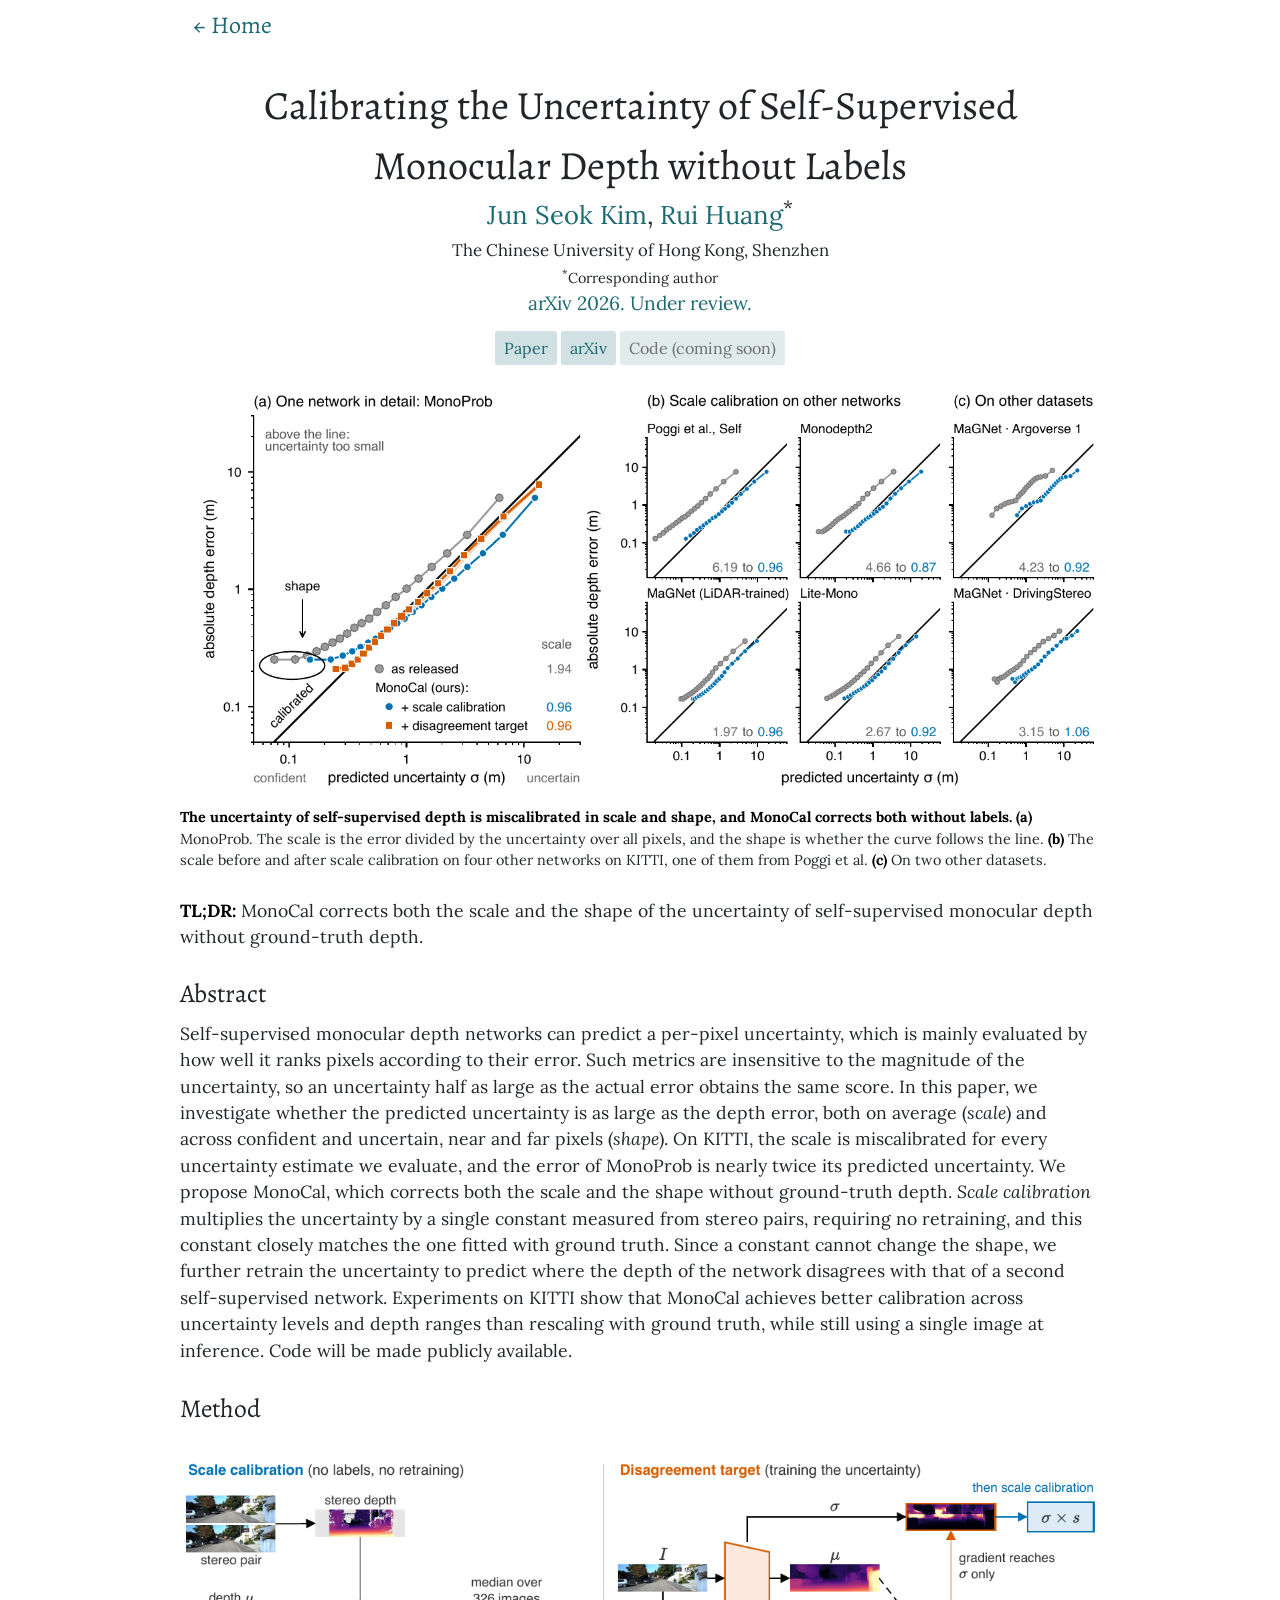
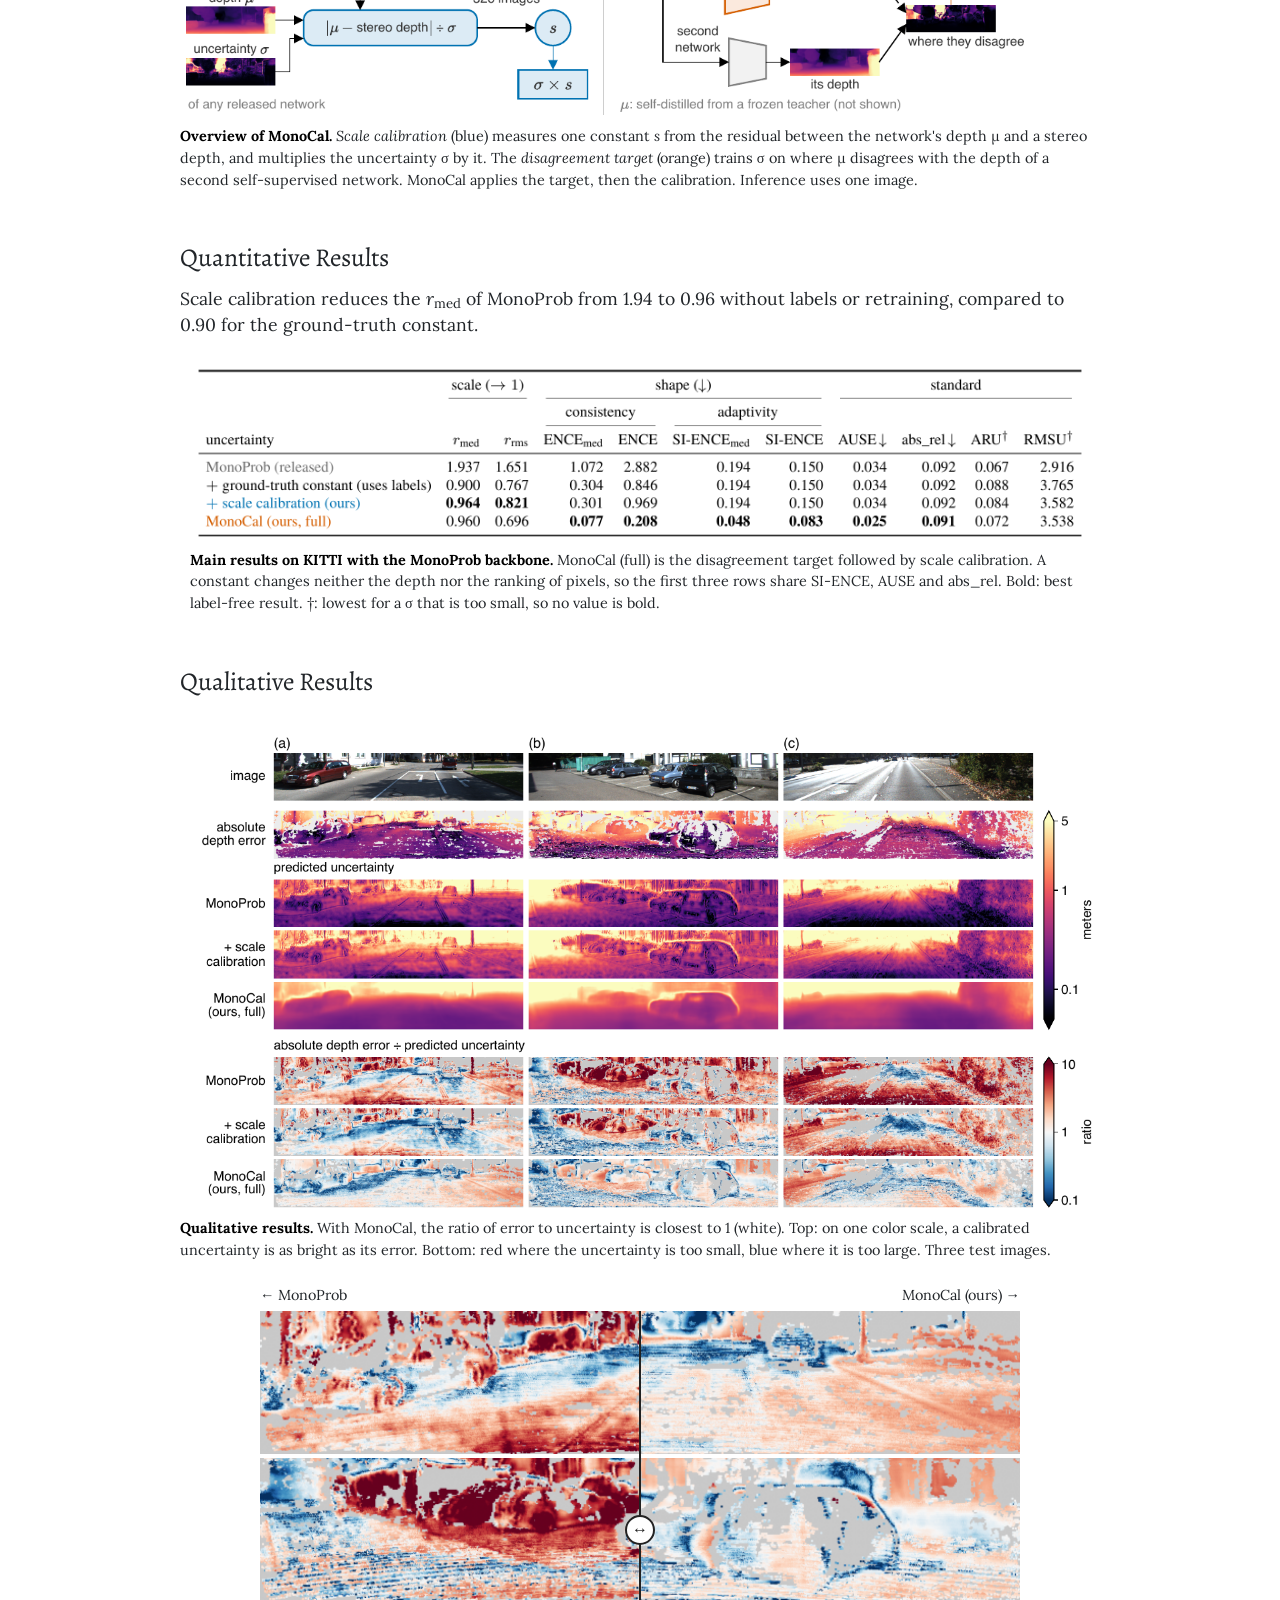
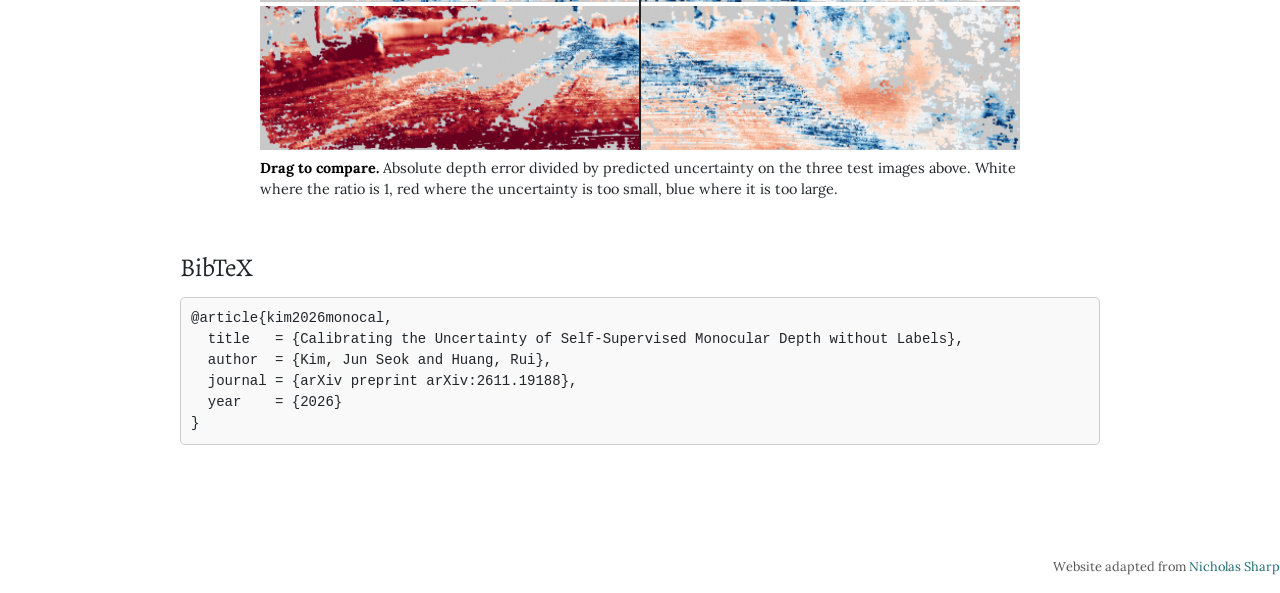
<file: projects/monocal/index.html>
<!doctype html>
<html lang="en">

  <head>
    <meta charset="utf-8">
    <meta name="viewport" content="width=device-width, initial-scale=1, shrink-to-fit=no">
    <meta name="author" content="Jun Seok Kim">
    <meta name="description" content="MonoCal corrects the scale and the shape of the uncertainty of self-supervised monocular depth without ground-truth depth.">
    <meta property="og:type" content="website">
    <meta property="og:title" content="Calibrating the Uncertainty of Self-Supervised Monocular Depth without Labels">
    <meta property="og:description" content="MonoCal corrects the scale and the shape of the uncertainty of self-supervised monocular depth without ground-truth depth.">
    <meta property="og:url" content="https://forestinblue.github.io/projects/monocal/">
    <meta property="og:image" content="https://forestinblue.github.io/projects/monocal/fig1_teaser.png">
    <meta name="twitter:card" content="summary_large_image">

    <title>Calibrating the Uncertainty of Self-Supervised Monocular Depth without Labels</title>
    <style>
      strong {
          font-weight: bold;
          color: black;
      }
      .wide { max-width: 1100px; margin: 1.5rem auto; }
      .wide img { width: 100%; }
      .wide figcaption { width: 100%; max-width: none; text-align: left; font-size: 0.9em; margin-top: 0.5rem; }
      .section-title { font-family: 'Alegreya', serif; font-size: 1.6em; margin-top: 1.5rem; margin-bottom: 0.5rem; }
      .paper-links { text-align: center; margin-top: 0.8rem; }
      .author-note { text-align: center; font-size: 0.9em; margin-top: 4px; margin-bottom: 0; }
      .tldr { margin-top: 1.2rem; margin-bottom: 0; }
      .table-fig { max-width: 900px; }
      .ba-wrap { max-width: 760px; margin: 1.5rem auto; }
      .ba-labels { display: flex; justify-content: space-between; font-size: 0.9em; margin-bottom: 4px; }
      .ba { position: relative; --pos: 50%; line-height: 0; }
      .ba img { display: block; width: 100%; height: auto; }
      .ba img + img { margin-top: 4px; }
      .ba-top { position: absolute; top: 0; left: 0; right: 0; bottom: 0; -webkit-clip-path: inset(0 calc(100% - var(--pos)) 0 0); clip-path: inset(0 calc(100% - var(--pos)) 0 0); }
      .ba-handle { position: absolute; top: 0; bottom: 0; left: var(--pos); width: 2px; margin-left: -1px; background: #222; pointer-events: none; }
      .ba-handle::after { content: "\2194"; position: absolute; top: 50%; left: 50%; transform: translate(-50%, -50%); width: 30px; height: 30px; border-radius: 50%; background: #fff; border: 2px solid #222; color: #222; font: 16px/26px sans-serif; text-align: center; }
      .ba-range { position: absolute; top: 0; left: 0; width: 100%; height: 100%; margin: 0; opacity: 0; cursor: ew-resize; }
      .ba:focus-within { outline: 2px solid #1a6b72; outline-offset: 2px; }
      .ba-caption { font-size: 0.9em; margin-top: 0.5rem; line-height: 1.5; }
      @media (max-width: 576px) {
        .wide { overflow-x: auto; -webkit-overflow-scrolling: touch; }
        .wide img { width: 1000px; max-width: none; }
      }
    </style>


    <link rel="preconnect" href="https://fonts.googleapis.com">
    <link rel="preconnect" href="https://fonts.gstatic.com" crossorigin>
    <link href="https://fonts.googleapis.com/css2?family=Alegreya:wght@500&family=Alegreya+SC&family=Lora:wght@400&display=swap" rel="stylesheet">


    <link rel="stylesheet" href="https://stackpath.bootstrapcdn.com/bootstrap/4.1.1/css/bootstrap.min.css" integrity="sha384-WskhaSGFgHYWDcbwN70/dfYBj47jz9qbsMId/iRN3ewGhXQFZCSftd1LZCfmhktB" crossorigin="anonymous">

    <link rel="stylesheet" href="https://cdnjs.cloudflare.com/ajax/libs/font-awesome/5.15.4/css/all.min.css">

    <link rel="stylesheet" href="../../css/style.css">

  </head>

  <body>

    <div class="container">
        <div class="row">
          <div class="col-xl-1"></div>
          <div class="col col-xl-10">
            <div class="row mb-3">
  <div class="col d-none d-md-block">
    <div class="d-flex justify-content-start flex-wrap">
    <a href="../../index.html" class="btn link-button" role="button">&larr; Home</a>
    </div>
  </div>
  <div class="col d-md-none">
    <div class="d-flex justify-content-start flex-wrap">
    <a href="../../index.html" class="btn link-button-small" role="button">&larr; Home</a>
    </div>
  </div>
</div>


<div class="row">
  <div class="col">
    <p class="full-title">Calibrating the Uncertainty of Self-Supervised Monocular Depth without Labels</p>
    <p class="authors-list"><a href="https://forestinblue.github.io">Jun Seok Kim</a>, <a href="https://myweb.cuhk.edu.cn/ruihuang">Rui Huang</a><sup>*</sup></p>
    <p class="schools-list">The Chinese University of Hong Kong, Shenzhen</p>
    <p class="author-note"><sup>*</sup>Corresponding author</p>
    <p class="publication-status">arXiv 2026. Under review.</p>
    <div class="paper-links">
      <a href="https://arxiv.org/pdf/2611.19188" class="btn btn-sm big-badge-button" role="button">Paper</a>
      <a href="https://arxiv.org/abs/2611.19188" class="btn btn-sm big-badge-button" role="button">arXiv</a>
      <span class="btn btn-sm big-badge-button disabled" role="button" aria-disabled="true">Code (coming soon)</span>
    </div>
  </div>
</div>

<figure class="wide">
  <img src="fig1_teaser.png" alt="Reliability diagrams of predicted uncertainty against absolute depth error, before and after MonoCal">
  <figcaption class="selected-figure-caption"><strong>The uncertainty of self-supervised depth is miscalibrated in scale and shape, and MonoCal corrects both without labels.</strong> <strong>(a)</strong> MonoProb. The scale is the error divided by the uncertainty over all pixels, and the shape is whether the curve follows the line. <strong>(b)</strong> The scale before and after scale calibration on four other networks on KITTI, one of them from Poggi et al. <strong>(c)</strong> On two other datasets.</figcaption>
</figure>

<div class="row">
  <div class="col">
    <p class="summary-text tldr"><strong>TL;DR:</strong> MonoCal corrects both the scale and the shape of the uncertainty of self-supervised monocular depth without ground-truth depth.</p>
    <p class="section-title">Abstract</p>
    <p class="summary-text">Self-supervised monocular depth networks can predict a per-pixel uncertainty, which is mainly evaluated by how well it ranks pixels according to their error. Such metrics are insensitive to the magnitude of the uncertainty, so an uncertainty half as large as the actual error obtains the same score. In this paper, we investigate whether the predicted uncertainty is as large as the depth error, both on average (<i>scale</i>) and across confident and uncertain, near and far pixels (<i>shape</i>). On KITTI, the scale is miscalibrated for every uncertainty estimate we evaluate, and the error of MonoProb is nearly twice its predicted uncertainty. We propose MonoCal, which corrects both the scale and the shape without ground-truth depth. <i>Scale calibration</i> multiplies the uncertainty by a single constant measured from stereo pairs, requiring no retraining, and this constant closely matches the one fitted with ground truth. Since a constant cannot change the shape, we further retrain the uncertainty to predict where the depth of the network disagrees with that of a second self-supervised network. Experiments on KITTI show that MonoCal achieves better calibration across uncertainty levels and depth ranges than rescaling with ground truth, while still using a single image at inference. Code will be made publicly available.</p>
  </div>
</div>

<div class="row">
  <div class="col">
    <p class="section-title">Method</p>
  </div>
</div>

<figure class="wide">
  <img src="fig2_method.png" alt="Overview of MonoCal: scale calibration and the disagreement target">
  <figcaption class="selected-figure-caption"><strong>Overview of MonoCal.</strong> <i>Scale calibration</i> (blue) measures one constant <i>s</i> from the residual between the network's depth μ and a stereo depth, and multiplies the uncertainty σ by it. The <i>disagreement target</i> (orange) trains σ on where μ disagrees with the depth of a second self-supervised network. MonoCal applies the target, then the calibration. Inference uses one image.</figcaption>
</figure>

<div class="row">
  <div class="col">
    <p class="section-title">Quantitative Results</p>
    <p class="summary-text">Scale calibration reduces the <i>r</i><sub>med</sub> of MonoProb from 1.94 to 0.96 without labels or retraining, compared to 0.90 for the ground-truth constant.</p>
  </div>
</div>

<figure class="wide table-fig">
  <img src="table2_main_results.png" alt="Main results on KITTI with the MonoProb backbone: scale, shape and standard metrics for MonoProb, the ground-truth constant, scale calibration and MonoCal">
  <figcaption class="selected-figure-caption"><strong>Main results on KITTI with the MonoProb backbone.</strong> MonoCal (full) is the disagreement target followed by scale calibration. A constant changes neither the depth nor the ranking of pixels, so the first three rows share SI-ENCE, AUSE and abs_rel. Bold: best label-free result. †: lowest for a σ that is too small, so no value is bold.</figcaption>
</figure>

<div class="row">
  <div class="col">
    <p class="section-title">Qualitative Results</p>
  </div>
</div>

<figure class="wide">
  <img src="fig5_qualitative.png" alt="Error, predicted uncertainty and their ratio on three KITTI test images">
  <figcaption class="selected-figure-caption"><strong>Qualitative results.</strong> With MonoCal, the ratio of error to uncertainty is closest to 1 (white). Top: on one color scale, a calibrated uncertainty is as bright as its error. Bottom: red where the uncertainty is too small, blue where it is too large. Three test images.</figcaption>
</figure>

<div class="ba-wrap">
  <div class="ba-labels"><span>&larr; MonoProb</span><span>MonoCal (ours) &rarr;</span></div>
  <div class="ba" id="ba">
    <div>
      <img src="ratio_a_monocal.png" alt="Error divided by uncertainty with MonoCal, test image (a)">
      <img src="ratio_b_monocal.png" alt="Error divided by uncertainty with MonoCal, test image (b)">
      <img src="ratio_c_monocal.png" alt="Error divided by uncertainty with MonoCal, test image (c)">
    </div>
    <div class="ba-top">
      <img src="ratio_a_monoprob.png" alt="Error divided by uncertainty with MonoProb, test image (a)">
      <img src="ratio_b_monoprob.png" alt="Error divided by uncertainty with MonoProb, test image (b)">
      <img src="ratio_c_monoprob.png" alt="Error divided by uncertainty with MonoProb, test image (c)">
    </div>
    <div class="ba-handle"></div>
    <input class="ba-range" type="range" min="0" max="100" value="50" step="0.5" aria-label="Compare MonoProb with MonoCal">
  </div>
  <p class="ba-caption"><strong>Drag to compare.</strong> Absolute depth error divided by predicted uncertainty on the three test images above. White where the ratio is 1, red where the uncertainty is too small, blue where it is too large.</p>
</div>

<a name="bibtex"></a>
<div class="row">
  <div class="col">
    <p class="section-title">BibTeX</p>
    <pre class="bibtex-code">@article{kim2026monocal,
  title   = {Calibrating the Uncertainty of Self-Supervised Monocular Depth without Labels},
  author  = {Kim, Jun Seok and Huang, Rui},
  journal = {arXiv preprint arXiv:2611.19188},
  year    = {2026}
}</pre>
  </div>
</div>

            </div>
          <div class="col-xl-1"></div>
        </div>
    </div>

    <footer>
      <div class="row">
        <div class="col-12">
          <br>
          <br>
          <br>
          <br>
        </div>
      </div>
      <p class="footer-text">Website adapted from <a href="https://nmwsharp.com">Nicholas Sharp</a></p>
    </footer>

    <script>
      (function () {
        var ba = document.getElementById('ba');
        if (!ba) return;
        var range = ba.querySelector('.ba-range');
        range.addEventListener('input', function () {
          ba.style.setProperty('--pos', range.value + '%');
        });
      })();
    </script>

  </body>

</html>
</file>
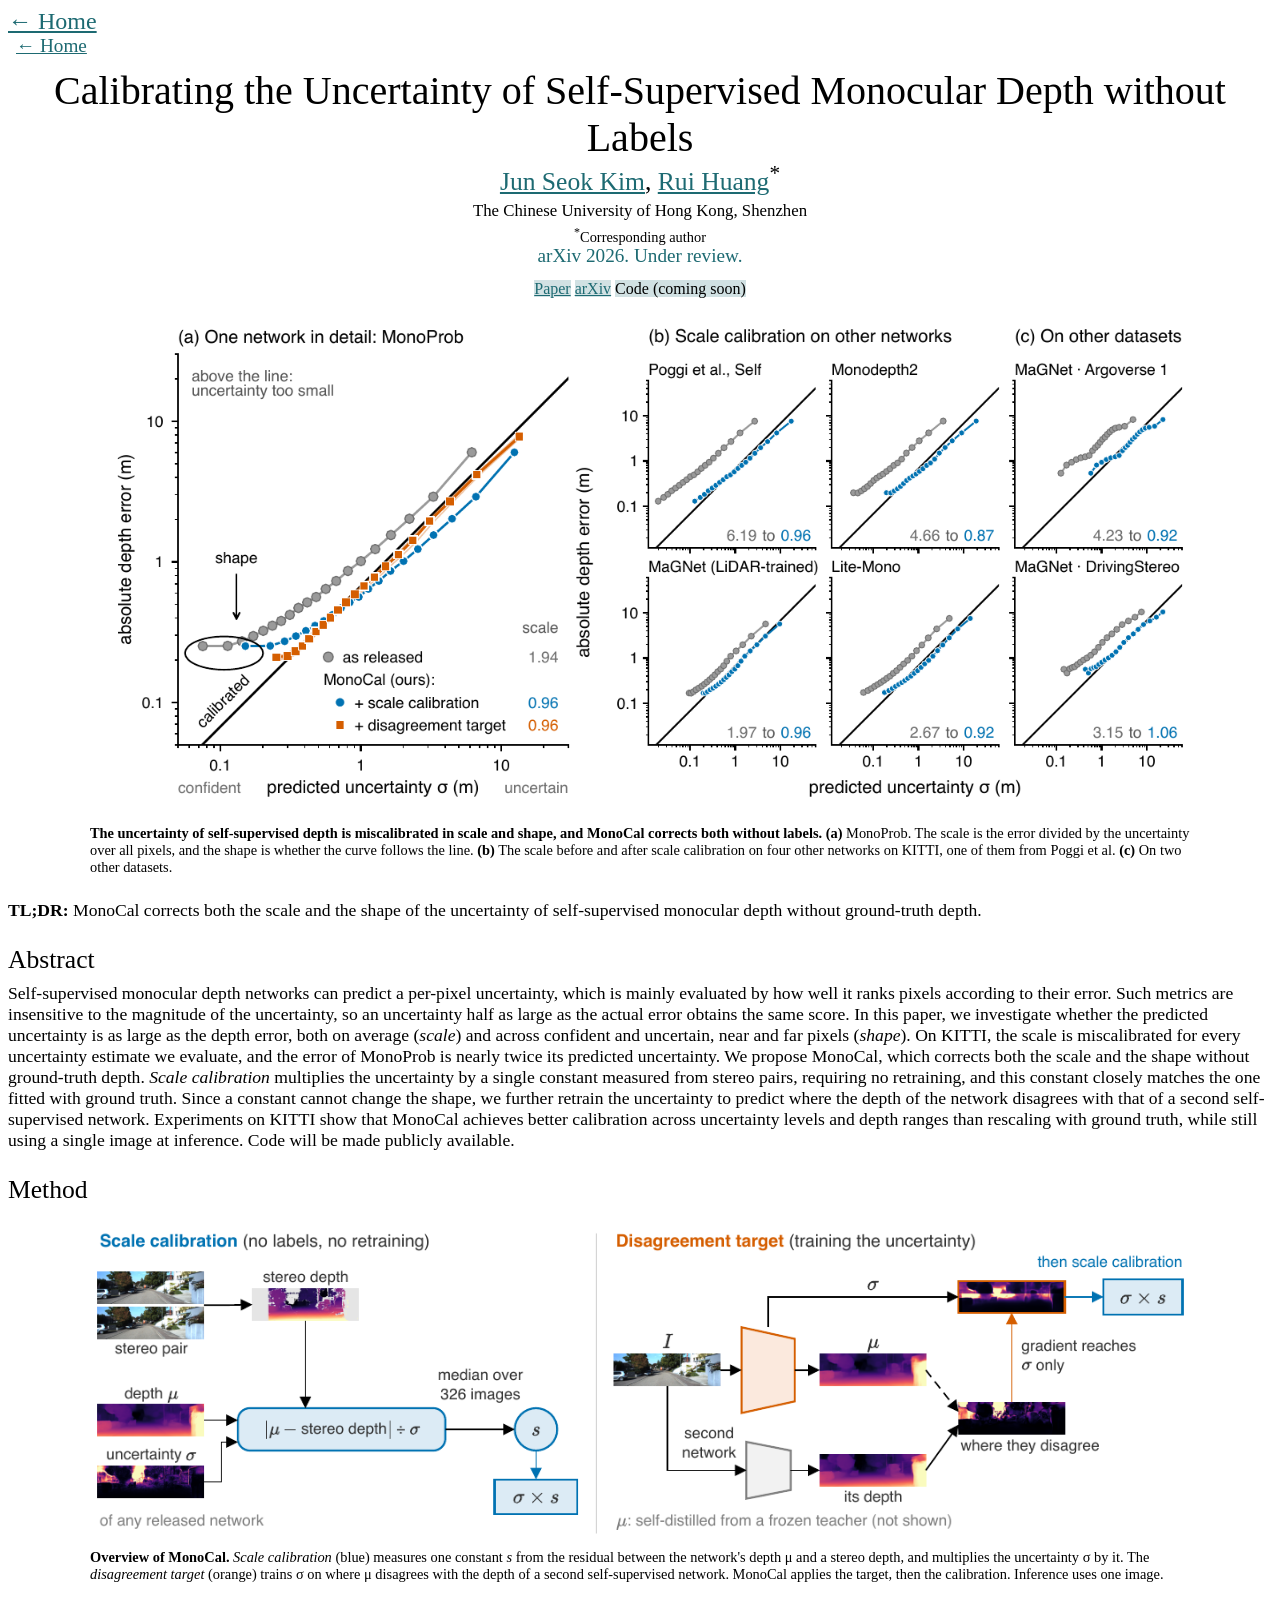
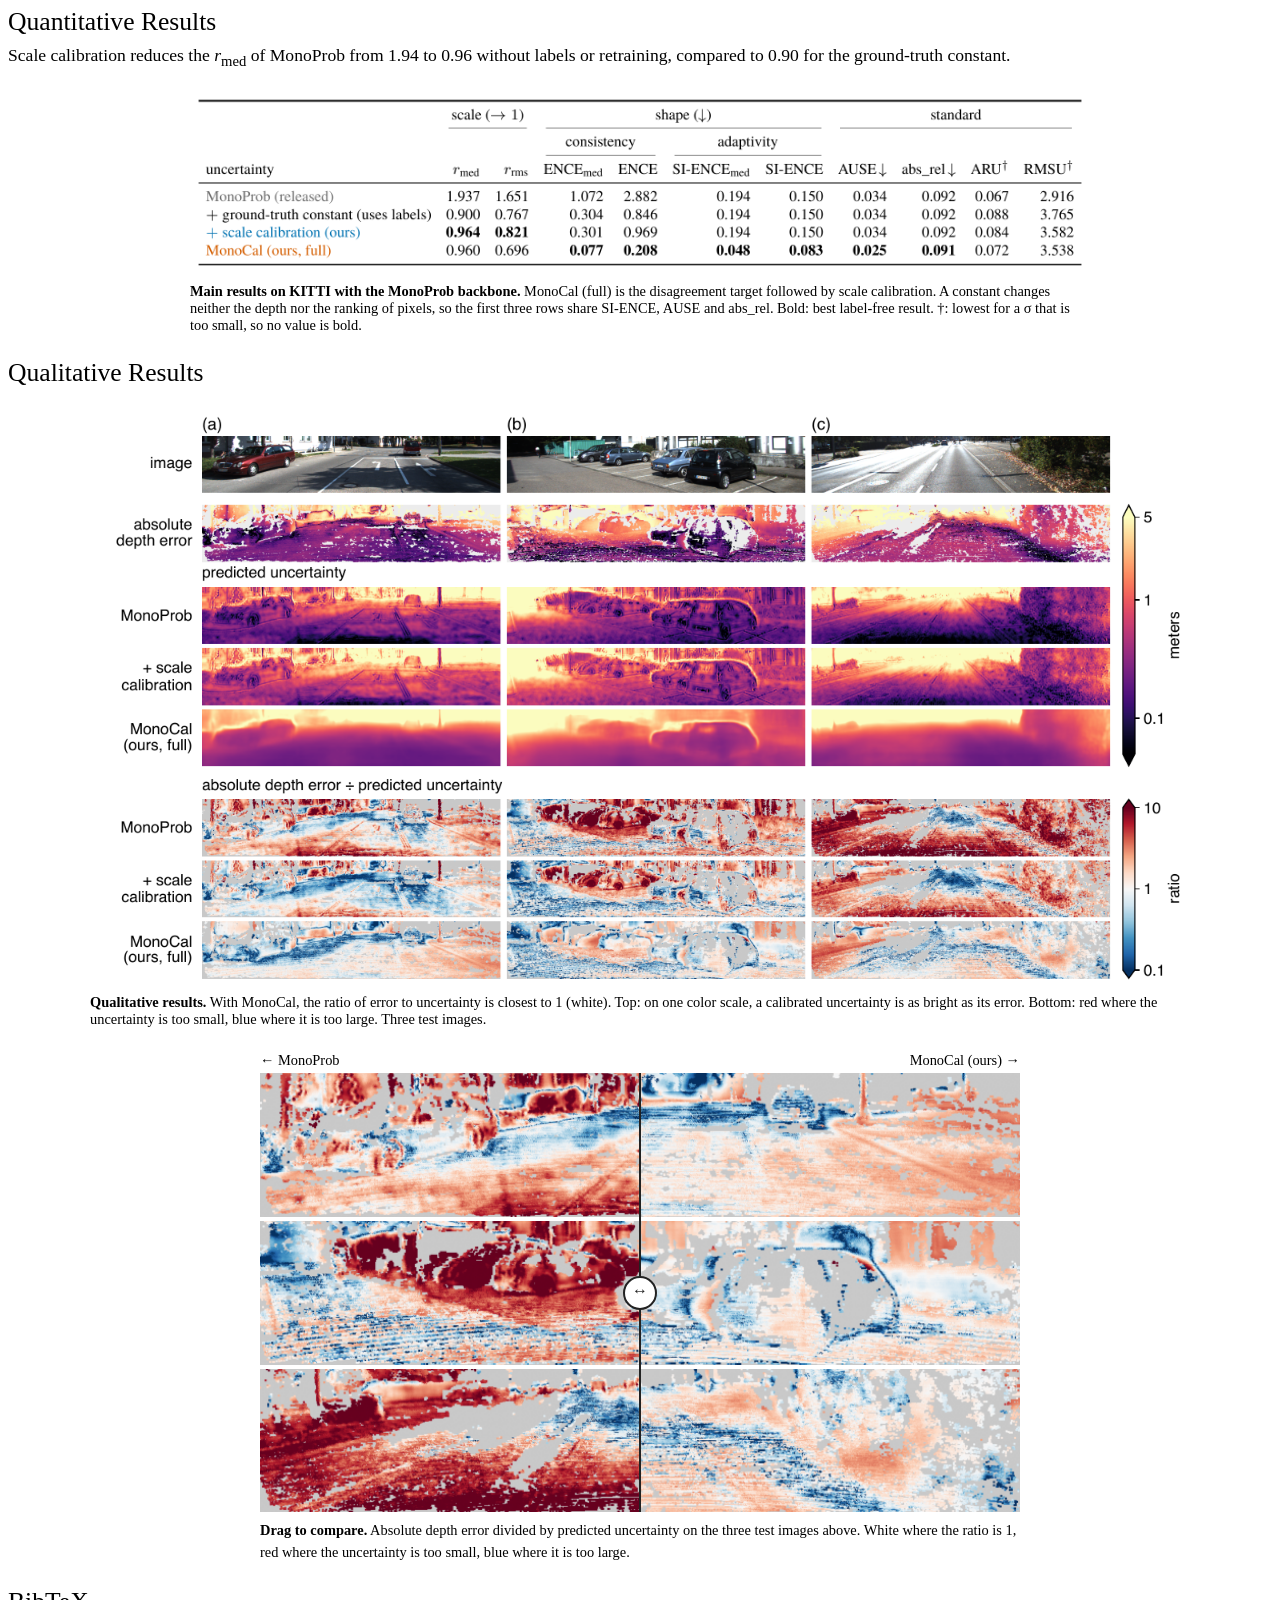
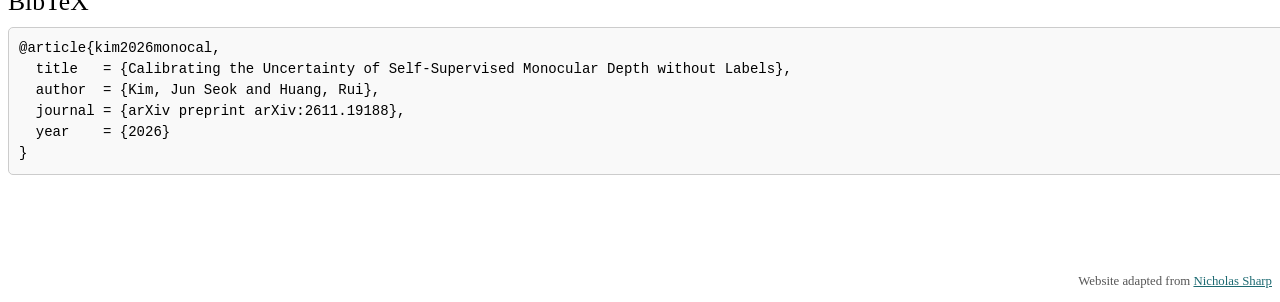
<file: projects/range-aware-uncertainty/index.html>
<!doctype html>
<html lang="en">
  <head>
    <meta charset="utf-8">
    <meta http-equiv="refresh" content="0; url=https://forestinblue.github.io/projects/monocal/">
    <link rel="canonical" href="https://forestinblue.github.io/projects/monocal/">
    <meta name="robots" content="noindex">
    <title>Redirecting</title>
    <script>window.location.replace("https://forestinblue.github.io/projects/monocal/");</script>
  </head>
  <body>
    <p>This page has moved to <a href="https://forestinblue.github.io/projects/monocal/">forestinblue.github.io/projects/monocal/</a>.</p>
  </body>
</html>
</file>
<file: css/style.css>
html {
  background-color: #ffffff;
  font-size: 100%;
}

body {
  /* font-family: 'Lato', sans-serif !important; */
  font-family: 'Lora', serif !important;
  /* font-family: 'Merriweather', serif !important; */
  
}


/* Link colors */
a:link {
    color: #1d6a72;
}
a:visited {
    color: #1d6a72;
}
a:hover {
    color: #1d6a72;
}
a:active {
    color: #1d6a72;
}

.footer-text {
  font-size: 0.8rem;
  font-weight: lighter;
  text-align: right;
  color: #555;
}


.about-headshot-mobile {
  max-width: 60%;
}

/* circular headshot: fill the circle without cropping the file */
.about-headshot,
.about-headshot-mobile {
  aspect-ratio: 1 / 1;
  object-fit: cover;
  object-position: 50% 65%;
}

.title-name {
  font-family: 'Alegreya SC', serif; 
  font-size: 2.0em;
  line-height: 90%;
  font-weight:500;
}


.link-button {
  font-family: 'Alegreya', serif;
  font-size: 1.5rem;
  color: #1d6a72; 
}

.link-button-small {
  font-family: 'Alegreya', serif;
  font-size: 1.2rem;
  padding-left: .5rem;
  padding-right: .5rem;
  color: #1d6a72;
}

.drop-shadow {
  box-shadow: 0 4px 8px 0 rgba(0, 0, 0, 0.2), 0 6px 20px 0 rgba(0, 0, 0, 0.19);
}

/* Style font awesome */
.fa {
  padding-left: 5px;
  padding-right: 5px;
  font-size: 30px;
  text-align: center;
  text-decoration: none;
}
.fa:hover {
  opacity: 0.7;
  text-decoration: none;
}


/* Expand/collapsible news entries */


.news-title {
  font-family: 'Alegreya', serif;
  font-size: 1.3rem;
  font-weight: 200;
}

.news-date {
  /* color: #1d6a72; */
  display: inline-block;
  font-weight: 500;
  inline-size: 4em;
  font-family: 'Alegreya', serif;
}

.news-entry {
  font-size: 0.9rem;
}

.news-expand-button {
  cursor: pointer;
  text-align: center;
  margin-left: 1em;
  color: #1d6a72;
}

.expandable-list {
  background-color: #f9f9f9; /* 可选：为"News"部分添加背景色以突出显示 */
  padding: 10px; /* 可选：添加内边距来使内容更具可读性 */
}


.summary-title {
  font-family: 'Alegreya', serif;
  /* font-variant: small-caps; */
  font-size: 1.15em;
  font-weight:500;
  margin-bottom: 2px;
  margin-top: 0px;
  padding-top: 0px;
}
.summary-authors{
  margin-top: 0px;
  margin-bottom: 0px;
  font-size: 0.95rem;
}


.summary-publication-status {
  margin-top: 0px;
  margin-bottom: 5px;
  color: #1d6a72;
}

.summary-services {
  font-size: 1.2em;
  display: inline-block;
  font-family: 'Alegreya', serif;
}

.service-entry {
  display: inline-block;
  font-size: 1.0em;
}


.summary-teaching {
  font-size: 1.2em;
  display: inline-block;
  font-family: 'Alegreya', serif;
}

.teaching-entry {
  display: inline-block;
  font-size: 1.0em;
}

.summary-extras {
  padding-left: 5px;
  padding-right: 5px;
  font-weight: bolder;
  background: #1d6a7233;
}


.summary-extras-award {
  padding-left: 10px;
  padding-right: 10px;
  font-weight: bolder;
  color: #000;
  background: #FFDC55;
}
.summary-extras-btn:visited{
  color: #000;
  background: #FFDC55;
}

.summary-text {
  font-size: 1.1rem;
  margin-top: 2px;
  margin-bottom: 2px;
}

.summary-image {
  /* border: 1px solid #ddd;
  border-radius: 4px; */
  padding: 2px;
  display: block;
  margin-left: auto;
  margin-right: auto;
}

/* for paper and code button */
.badge-button {
  font-size: 0.8rem;
  background: #1d6a7233;
  line-height: 225%;
  margin-right: 0.25rem;
}

.badge-button:hover {
  text-decoration: none;
}

.big-badge-button {
  font-size: 1.0rem;
  background: #1d6a7233;
}
.big-badge-button:hover {
  text-decoration: none;
}



/* For project page */

/* Content summaries */
.content-header {
  margin-bottom: 0px;
  border-bottom-style: solid;
  border-width: 2px;
  /* text-align: right; */
  /* text-align: center; */
  text-align: left
}

.content-header col {
  padding-right: 0px;
}

.content-header p {
  font-weight: bold;
  font-size: 2.0rem;
  margin-bottom: 0px;
  margin-right: 0px;
}

.content-header-linebreak {
  height: 30px;
  margin-bottom: 15px;
  margin-top: 0px;
  margin-left: 0px;
  margin-right: 0px;
}

.full-title {
  font-family: 'Alegreya', serif;
  font-size: 2.5em;
  margin-top: 10px;
  margin-bottom: 0px;
  text-align: center;
}

.authors-list {
  margin-top: 0px;
  margin-bottom: 0px;
  font-size: 1.6em;
  text-align: center;
}

.schools-list {
  margin-top: 4px;
  margin-bottom: 0px;
  font-size: 1.05em;
  text-align: center;
}


.plain-link {
  color: #000000 !important;
  text-decoration: underline !important;
  font-size: 0.8em;
}

.plain-wo-link{
  color: #000000 !important;
  /* text-decoration: underline !important; */
  font-size: 0.8em;
}

.publication-status {
  margin-top: 0px;
  margin-bottom: 0px;
  font-size: 1.2em;
  text-align: center;
  color: #1d6a72;
}

.extras {
  margin-top: 0px;
  margin-bottom: 0px;
  font-size: 1.2em;
  text-align: center;
  color: #1d6a72;
  font-weight: bolder;
}
.hover {
  text-decoration: none;
}


.big-teaser-image {
  padding: 5px;
  display: block;
  margin-left: auto;
  margin-right: auto;
	max-height: 400px;
	max-width: auto;
}

.image-container {
  display: flex; /* 使用 Flexbox 布局 */
  flex-wrap: wrap; /* 当图片超出容器时换行 */
  justify-content: space-between; /* 图片两边对齐 */
}
.image-container img {
  width: 100%; /* 图片最大宽度为容器宽度 */
  height: auto; /* 根据宽度调整高度，保持长宽比 */
  margin-bottom: 10px; /* 图片间的垂直间距 */
}


.abstract {
  text-align: left;
  padding: 10px;
}


.selected-figure {
  text-align: center;
  max-height: 300px; 
  max-width: 100%;
  padding: 5px;
}
.selected-figure-caption {
  max-width: 600px;
}

.bibtex {
  display: flex;
  /* justify-content: center; */
  text-align: justify;
}

pre {
  margin-top: 10px;
  background-color: #f9f9f9;
  padding: 10px;
  border: 1px solid #ccc;
  border-radius: 5px;
  text-align: left; /* 文本左对齐 */
  width: 100%;
  height: auto;
}


.bibtex-code {
  font-family: 'Courier New';
  font-size: 14px;
  line-height: 1.5;
  /* color: #333; */
  
}
</file>
